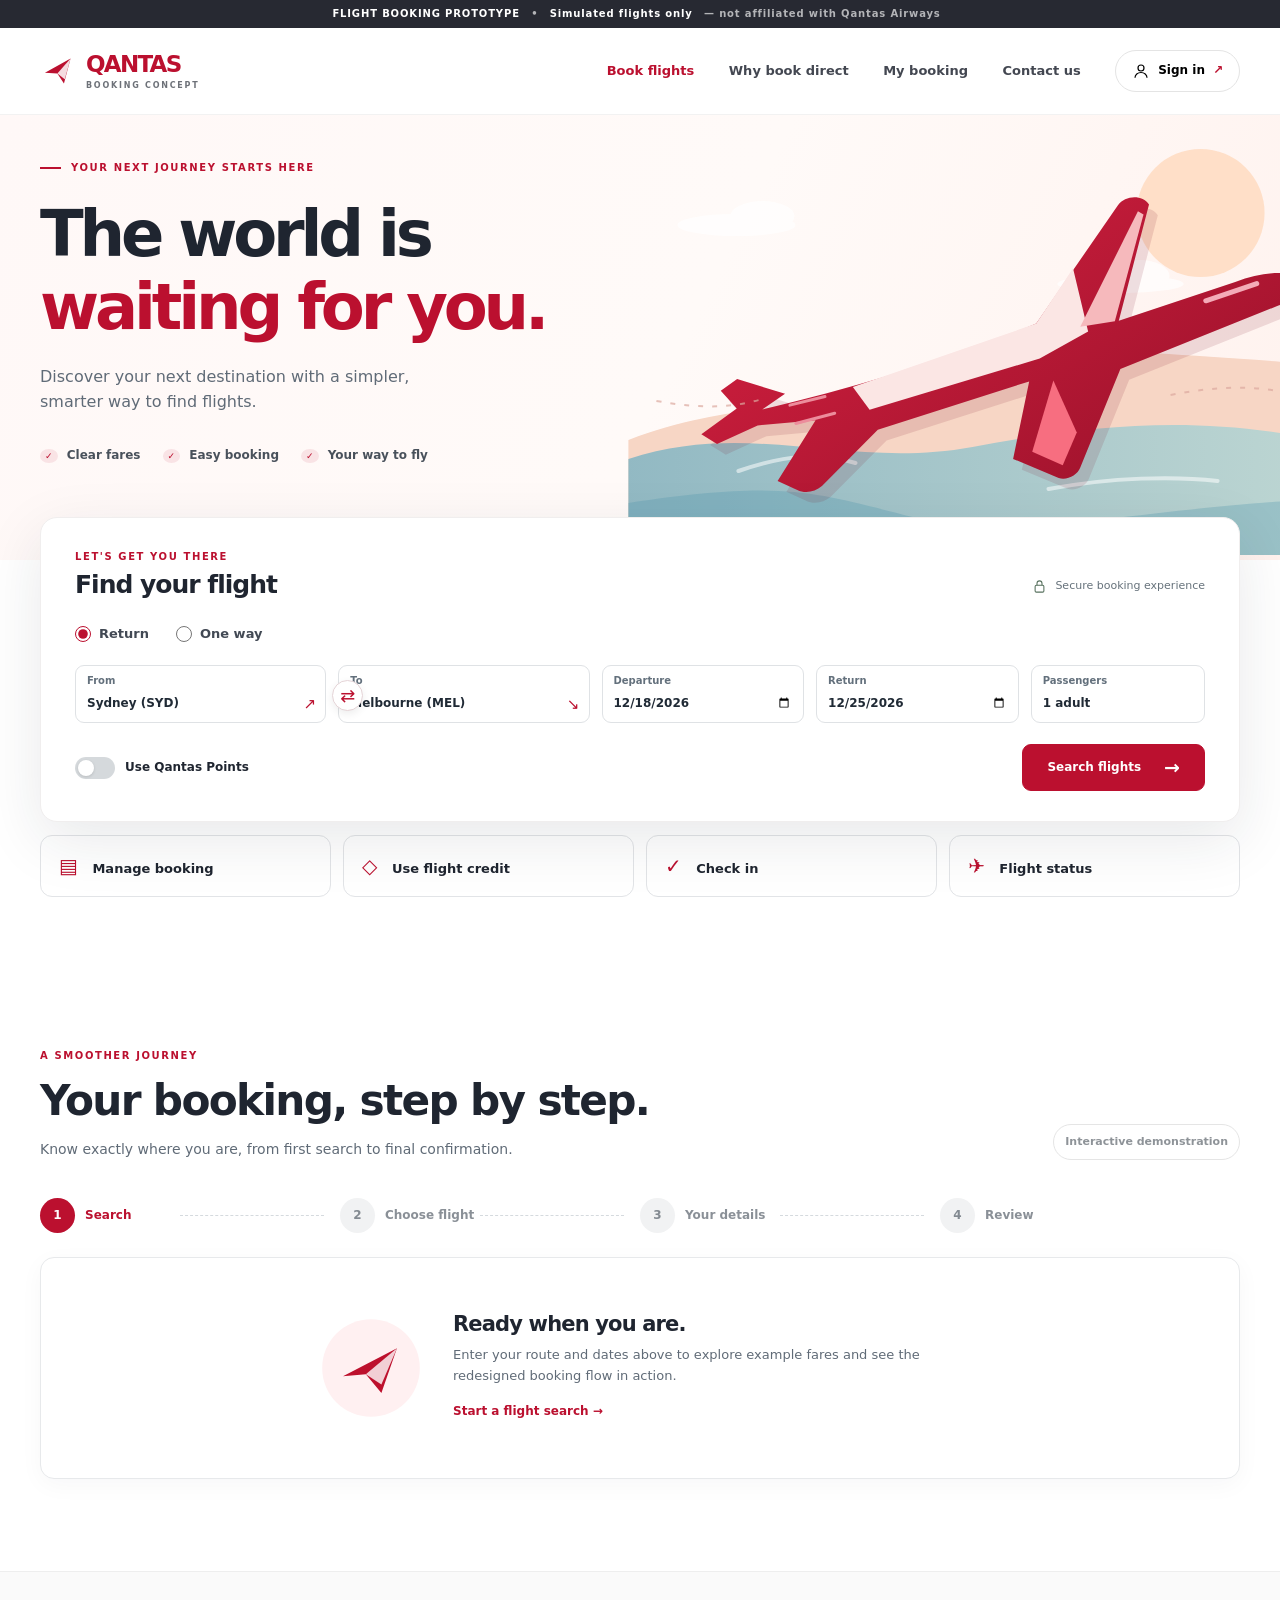
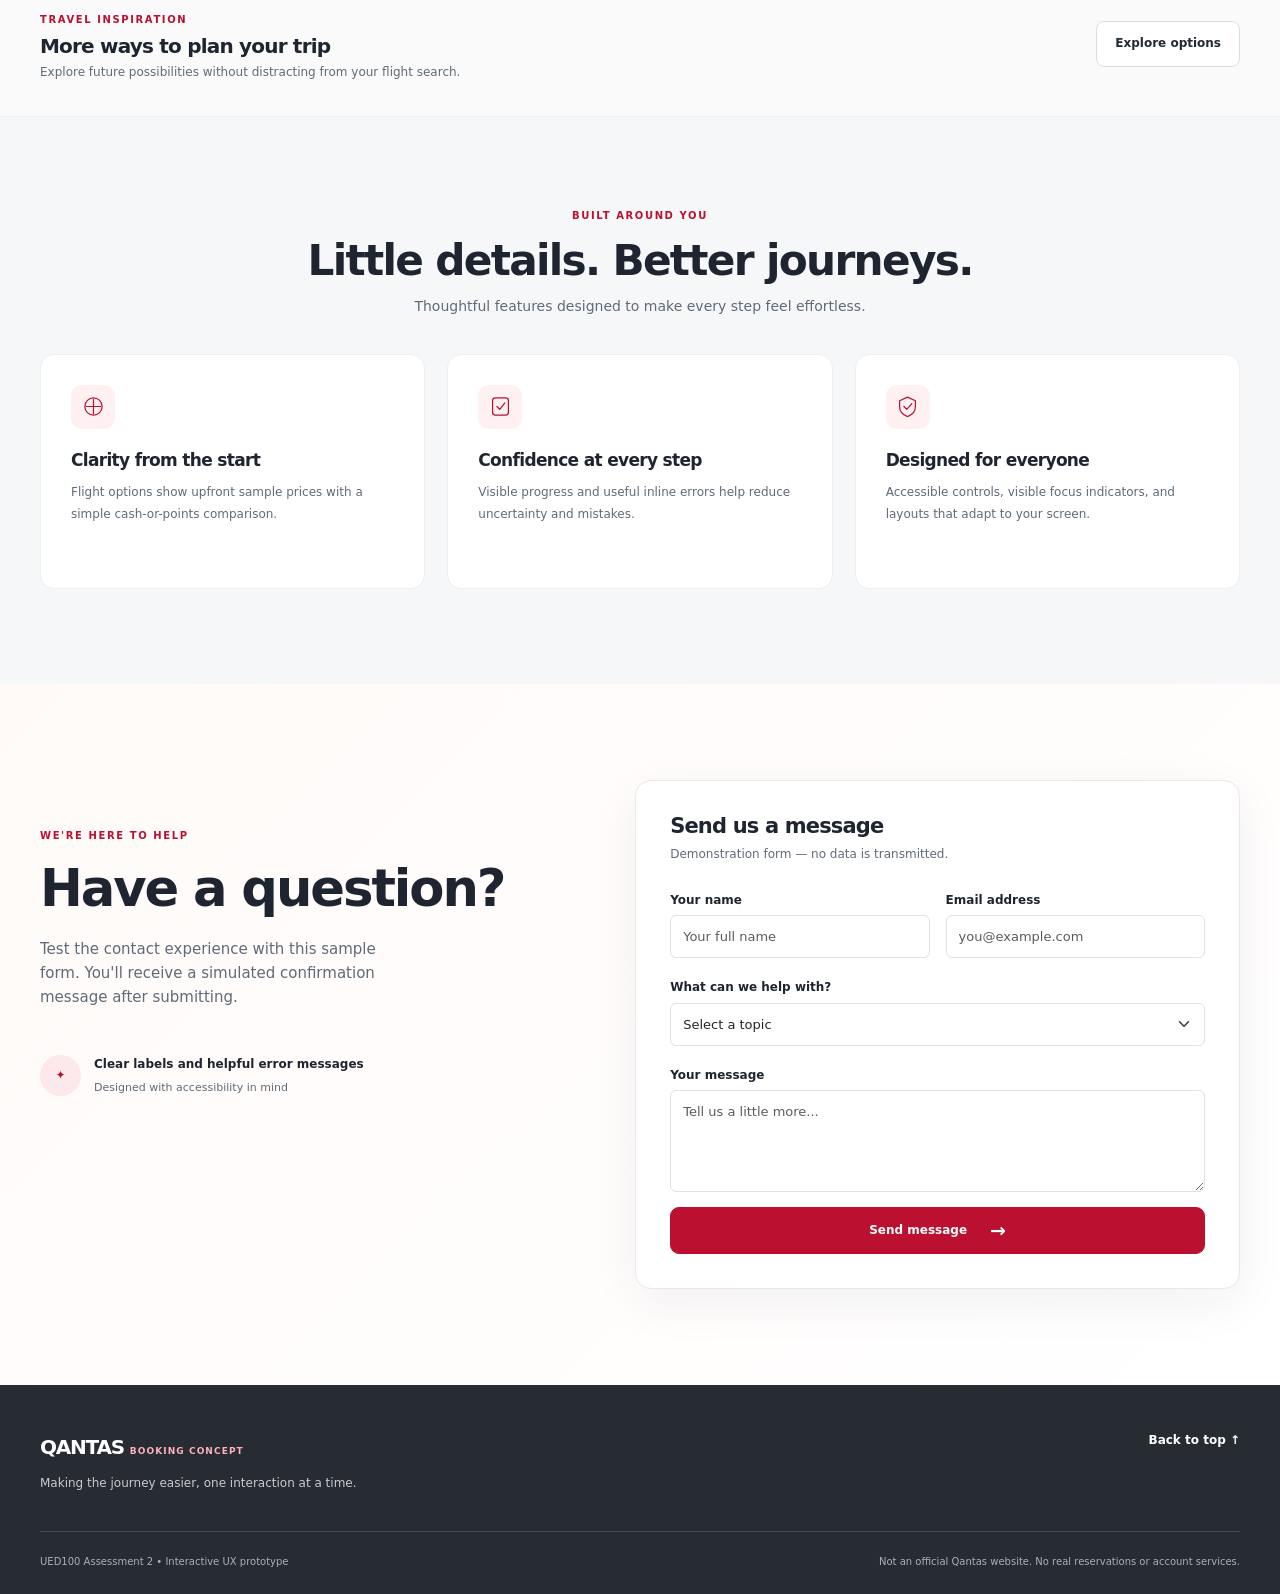
<file: index.html>
<!-- Main document for the interactive flight-booking prototype. -->
<!doctype html>
<html lang="en-AU">
<head>
  <meta charset="utf-8">
  <meta name="viewport" content="width=device-width, initial-scale=1">
  <meta name="description" content="Educational Qantas-inspired flight booking UX prototype for UED100 Assessment 2.">
  <meta name="theme-color" content="#b80c28">
  <title>Flight booking | Qantas-inspired UX concept</title>
  <!-- Load Bootstrap for layout utilities, then apply prototype-specific styles and behavior. -->
  <link rel="preconnect" href="https://cdn.jsdelivr.net" crossorigin>
  <link href="https://cdn.jsdelivr.net/npm/bootstrap@5.3.3/dist/css/bootstrap.min.css" rel="stylesheet" integrity="sha384-QWTKZyjpPEjISv5WaRU9OFeRpok6YctnYmDr5pNlyT2bRjXh0JMhjY6hW+ALEwIH" crossorigin="anonymous">
  <link href="css/styles.css" rel="stylesheet">
  <script src="js/app.js" defer></script>
</head>
<body>
  <!-- Persistent prototype disclaimer and primary site navigation. -->
  <a class="skip-link" href="#main">Skip to main content</a>
  <div class="demo-banner" role="note">FLIGHT BOOKING PROTOTYPE <span aria-hidden="true">•</span> Simulated flights only <span class="d-none d-sm-inline">— not affiliated with Qantas Airways</span></div>
  <header class="site-header">
    <div class="container-fluid site-shell">
      <div class="header-inner">
        <a class="brand" href="#home" aria-label="Qantas inspired prototype, home">
          <span class="brand-symbol" aria-hidden="true"><svg viewBox="0 0 46 46" width="38" height="38"><path d="M6 25 37 8l-8 30-8-12-15-1Z" fill="currentColor"/><path d="m21 26 16-18-7 25" fill="#fff" opacity=".85"/></svg></span>
          <span class="brand-text"><strong>QANTAS</strong><small>BOOKING CONCEPT</small></span>
        </a>
        <button id="menuToggle" class="menu-toggle" type="button" aria-label="Open navigation" aria-expanded="false" aria-controls="primaryNav"><span></span><span></span><span></span></button>
        <nav class="primary-nav" id="primaryNav" aria-label="Main navigation">
          <a href="#home" aria-current="page">Book flights</a>
          <a href="#benefits">Why book direct</a>
          <a href="#booking-section">My booking</a>
          <a href="#contact">Contact us</a>
          <button type="button" class="nav-signin" id="signInBtn"><svg viewBox="0 0 24 24" aria-hidden="true"><circle cx="12" cy="8" r="4"/><path d="M4 21c0-4 3.6-7 8-7s8 3 8 7"/></svg> Sign in <span class="nav-signin-arrow" aria-hidden="true">↗</span></button>
        </nav>
      </div>
    </div>
  </header>

  <!-- Main page content: introduction, flight search, booking flow, and supporting information. -->
  <main id="main">
    <!-- Introductory hero section. -->
    <section id="home" class="hero" aria-labelledby="hero-title">
      <div class="container-fluid site-shell">
        <div class="hero-layout">
          <div class="hero-copy">
            <div class="eyebrow"><span class="eyebrow-line"></span> YOUR NEXT JOURNEY STARTS HERE</div>
            <h1 id="hero-title">The world is<br><em>waiting for you.</em></h1>
            <p>Discover your next destination with a simpler, smarter way to find flights.</p>
            <div class="hero-points"><span><span class="check-dot" aria-hidden="true">✓</span> Clear fares</span><span><span class="check-dot" aria-hidden="true">✓</span> Easy booking</span><span><span class="check-dot" aria-hidden="true">✓</span> Your way to fly</span></div>
          </div>
          <div class="hero-art" aria-hidden="true"><img src="assets/hero-flight.svg" width="680" height="440" alt="" fetchpriority="high"></div>
        </div>
      </div>
    </section>

    <!-- Flight search form; app.js validates these fields and populates example results. -->
    <section class="search-overlap" aria-labelledby="search-heading">
      <div class="container-fluid site-shell">
        <div class="search-card">
          <div class="search-card-top"><div><div class="small-red-label">LET'S GET YOU THERE</div><h2 id="search-heading">Find your flight</h2></div><span class="search-secure"><svg viewBox="0 0 24 24" aria-hidden="true"><rect x="5" y="10" width="14" height="11" rx="2"/><path d="M8 10V7a4 4 0 0 1 8 0v3"/></svg> Secure booking experience</span></div>
          <form id="flightForm" novalidate>
            <fieldset class="trip-type"><legend class="visually-hidden">Trip type</legend>
              <label class="trip-option"><input type="radio" name="tripType" value="return" checked><span>Return</span></label>
              <label class="trip-option"><input type="radio" name="tripType" value="oneway"><span>One way</span></label>
            </fieldset>
            <div class="flight-fields">
              <div class="field-wrap airport-field"><label for="origin">From</label><select class="flight-input" id="origin" required><option value="SYD">Sydney (SYD)</option><option value="MEL">Melbourne (MEL)</option><option value="BNE">Brisbane (BNE)</option><option value="PER">Perth (PER)</option><option value="ADL">Adelaide (ADL)</option><option value="AKL">Auckland (AKL)</option></select><span class="field-icon" aria-hidden="true">↗</span></div>
              <button type="button" id="swapAirports" class="swap-button" aria-label="Swap departure and destination airports" title="Swap airports">⇄</button>
              <div class="field-wrap airport-field"><label for="destination">To</label><select class="flight-input" id="destination" required><option value="MEL">Melbourne (MEL)</option><option value="SYD">Sydney (SYD)</option><option value="BNE">Brisbane (BNE)</option><option value="PER">Perth (PER)</option><option value="ADL">Adelaide (ADL)</option><option value="AKL">Auckland (AKL)</option></select><span class="field-icon" aria-hidden="true">↘</span></div>
              <div class="field-wrap"><label for="departDate">Departure</label><input class="flight-input" id="departDate" type="date" required></div>
              <div class="field-wrap" id="returnDateWrap"><label for="returnDate">Return</label><input class="flight-input" id="returnDate" type="date" required></div>
              <div class="field-wrap passenger-field"><label for="passengers">Passengers</label><select class="flight-input" id="passengers"><option value="1">1 adult</option><option value="2">2 adults</option><option value="3">3 adults</option><option value="4">4 adults</option><option value="5">5 adults</option><option value="6">6 adults</option></select></div>
            </div>
            <div class="search-bottom"><label class="points-toggle"><input type="checkbox" id="pointsMode"><span class="toggle-track" aria-hidden="true"></span> <span>Use Qantas Points</span></label><button class="primary-button" type="submit" id="searchButton">Search flights <span aria-hidden="true">→</span></button></div>
            <p id="formError" class="form-error" role="alert" hidden></p>
          </form>
        </div>
      </div>
    </section>

  <!-- Shortcuts for common travel tasks. -->
    <section class="quick-actions" aria-label="Common travel tasks">
      <div class="container-fluid site-shell">
        <div class="quick-action-grid">
          <button type="button" data-task="Manage booking"><span aria-hidden="true">▤</span> Manage booking</button>
          <button type="button" data-task="Use flight credit"><span aria-hidden="true">◇</span> Use flight credit</button>
          <button type="button" data-task="Check in"><span aria-hidden="true">✓</span> Check in</button>
          <button type="button" data-task="Flight status"><span aria-hidden="true">✈</span> Flight status</button>
        </div>
        <p id="taskFeedback" class="task-feedback" role="status" aria-live="polite" hidden></p>
      </div>
    </section>

    <!-- Interactive, multi-step demonstration of the booking journey. -->
    <section class="booking-section" id="booking-section" aria-labelledby="booking-heading">
      <div class="container-fluid site-shell">
        <div class="section-heading-row"><div><span class="section-kicker">A SMOOTHER JOURNEY</span><h2 id="booking-heading">Your booking, step by step.</h2><p>Know exactly where you are, from first search to final confirmation.</p></div><span class="prototype-note">Interactive demonstration</span></div>
        <ol class="progress-steps" id="progressSteps" aria-label="Booking steps"><li class="active" aria-current="step"><span class="step-index">1</span><span>Search</span></li><li><span class="step-index">2</span><span>Choose flight</span></li><li><span class="step-index">3</span><span>Your details</span></li><li><span class="step-index">4</span><span>Review</span></li></ol>
        <div class="booking-panel" id="bookingPanel">
          <div class="booking-empty" id="bookingEmpty"><div class="empty-illustration" aria-hidden="true"><svg viewBox="0 0 104 104"><circle cx="52" cy="52" r="47" fill="#fff0f1"/><path d="M25 60 77 33 62 76 47 58 25 60Z" fill="#bd102d"/><path d="m47 58 30-25-15 35" fill="#fff" opacity=".8"/></svg></div><div><h3>Ready when you are.</h3><p>Enter your route and dates above to explore example fares and see the redesigned booking flow in action.</p><button type="button" class="text-link" id="goSearch">Start a flight search <span aria-hidden="true">→</span></button></div></div>
          <div id="flightResults" hidden><div class="results-heading"><div><span class="small-red-label">STEP 2 OF 4</span><h3 id="resultsTitle">Available flights</h3><p id="resultsSummary"></p></div><span class="fake-data-pill">SAMPLE FARES</span></div><div class="results-tools"><fieldset class="fare-currency"><legend>Display sample fares in</legend><label><input type="radio" name="fareCurrency" value="cash" checked> AUD cash</label><label><input type="radio" name="fareCurrency" value="points"> Qantas Points</label></fieldset><p>Illustrative totals only — not live fares or redemption quotes.</p></div><div id="fareCards" class="fare-grid"></div></div>
          <form id="travellerForm" class="traveller-form" novalidate hidden><span class="small-red-label">STEP 3 OF 4</span><h3>Traveller details</h3><p>Enter example details to continue. Nothing is sent to a server or stored.</p><div class="row g-3"><div class="col-md-6"><label for="firstName">First name</label><input id="firstName" type="text" required maxlength="60" autocomplete="given-name" placeholder="e.g. Alex" class="form-control"></div><div class="col-md-6"><label for="lastName">Last name</label><input id="lastName" type="text" required maxlength="60" autocomplete="family-name" placeholder="e.g. Smith" class="form-control"></div><div class="col-md-6"><label for="email">Email</label><input id="email" type="email" required maxlength="120" autocomplete="email" placeholder="alex@example.com" class="form-control"></div><div class="col-md-6"><label for="phone">Mobile number</label><input id="phone" type="tel" required pattern="[0-9+() -]{8,20}" autocomplete="tel" placeholder="0400 000 000" class="form-control"></div></div><p class="field-help">For privacy, use fictional information when testing this prototype.</p><p id="travellerError" class="form-error" role="alert" hidden></p><div class="form-actions"><button type="button" class="secondary-button" id="backToFares">← Back to flights</button><button class="primary-button" type="submit">Continue to review <span aria-hidden="true">→</span></button></div></form>
          <div id="reviewPanel" hidden><span class="small-red-label">STEP 4 OF 4</span><h3>Review your journey</h3><p>Confirm the details below. This is a demonstration: no ticket or payment will be processed.</p><div class="review-box" id="reviewDetails"></div><div class="form-actions"><button class="secondary-button" type="button" id="backToDetails">← Edit details</button><button class="primary-button" id="confirmDemo" type="button">Complete demo <span aria-hidden="true">✓</span></button></div></div>
          <div id="confirmationPanel" class="confirmation-panel" hidden><span class="confirmation-icon" aria-hidden="true">✓</span><h3>Prototype booking complete!</h3><p>You've completed the improved booking journey. No booking was made or payment taken.</p><button class="secondary-button" type="button" id="startOver">Start a new search</button></div>
        </div>
      </div>
    </section>

    <!-- Supporting promotional and feature sections. -->
    <aside class="promo-strip" aria-label="Travel inspiration">
      <div class="container-fluid site-shell promo-strip-inner"><div><span class="section-kicker">TRAVEL INSPIRATION</span><h2>More ways to plan your trip</h2><p>Explore future possibilities without distracting from your flight search.</p></div><button type="button" id="exploreTravel" class="secondary-button">Explore options</button></div>
    </aside>

    <!-- Highlights the prototype's usability and accessibility benefits. -->
    <section class="benefits-section" id="benefits" aria-labelledby="benefits-heading"><div class="container-fluid site-shell"><div class="benefits-intro"><span class="section-kicker">BUILT AROUND YOU</span><h2 id="benefits-heading">Little details. Better journeys.</h2><p>Thoughtful features designed to make every step feel effortless.</p></div><div class="benefit-grid"><article class="benefit-card"><div class="benefit-icon" aria-hidden="true"><svg viewBox="0 0 32 32"><path d="M6 16h20M16 6v20"/><circle cx="16" cy="16" r="12"/></svg></div><h3>Clarity from the start</h3><p>Flight options show upfront sample prices with a simple cash-or-points comparison.</p></article><article class="benefit-card"><div class="benefit-icon" aria-hidden="true"><svg viewBox="0 0 32 32"><rect x="5" y="4" width="22" height="24" rx="4"/><path d="m11 16 4 4 7-9"/></svg></div><h3>Confidence at every step</h3><p>Visible progress and useful inline errors help reduce uncertainty and mistakes.</p></article><article class="benefit-card"><div class="benefit-icon" aria-hidden="true"><svg viewBox="0 0 32 32"><path d="M16 3 5 8v8c0 8 5 12 11 14 6-2 11-6 11-14V8L16 3Z"/><path d="m11 16 4 4 7-8"/></svg></div><h3>Designed for everyone</h3><p>Accessible controls, visible focus indicators, and layouts that adapt to your screen.</p></article></div></div></section>

    <!-- Simulated contact form; submissions are handled locally by the prototype script. -->
    <section id="contact" class="contact-section" aria-labelledby="contact-heading"><div class="container-fluid site-shell"><div class="contact-layout"><div class="contact-copy"><span class="section-kicker">WE'RE HERE TO HELP</span><h2 id="contact-heading">Have a question?</h2><p>Test the contact experience with this sample form. You'll receive a simulated confirmation message after submitting.</p><div class="contact-detail"><span class="contact-icon" aria-hidden="true">✦</span><span>Clear labels and helpful error messages<br><small>Designed with accessibility in mind</small></span></div></div><form id="contactForm" class="contact-card" novalidate><h3>Send us a message</h3><p class="contact-subtitle">Demonstration form — no data is transmitted.</p><div class="row g-3"><div class="col-md-6"><label for="contactName">Your name</label><input class="form-control" id="contactName" type="text" maxlength="80" required placeholder="Your full name"></div><div class="col-md-6"><label for="contactEmail">Email address</label><input class="form-control" id="contactEmail" type="email" maxlength="120" required placeholder="you@example.com"></div><div class="col-12"><label for="contactTopic">What can we help with?</label><select class="form-select" id="contactTopic" required><option value="">Select a topic</option><option>Flight booking</option><option>Qantas Points</option><option>Website accessibility</option><option>Other enquiry</option></select></div><div class="col-12"><label for="contactMessage">Your message</label><textarea class="form-control" id="contactMessage" rows="4" minlength="10" maxlength="1000" required placeholder="Tell us a little more..."></textarea></div></div><p id="contactFeedback" class="contact-feedback" role="status" aria-live="polite"></p><button type="submit" class="primary-button">Send message <span aria-hidden="true">→</span></button></form></div></div></section>
  </main>
  <!-- Footer with prototype attribution and the non-affiliation notice. -->
  <footer class="footer"><div class="container-fluid site-shell"><div class="footer-main"><div><strong>QANTAS <span>BOOKING CONCEPT</span></strong><p>Making the journey easier, one interaction at a time.</p></div><a href="#home">Back to top ↑</a></div><div class="footer-bottom"><span>UED100 Assessment 2 • Interactive UX prototype</span><span>Not an official Qantas website. No real reservations or account services.</span></div></div></footer>
  <!-- Accessible transient notice and toast containers used by app.js. -->
  <div id="sessionNotice" class="session-notice" role="alertdialog" aria-modal="false" aria-labelledby="sessionTitle" aria-describedby="sessionMessage" hidden><div><strong id="sessionTitle">Still planning your trip?</strong><p id="sessionMessage">Your demonstration session is about to expire. Continue to keep your progress.</p></div><button id="extendSession" class="secondary-button" type="button">Keep going</button></div>
  <div id="toast" class="toast-message" role="status" aria-live="polite" hidden></div>
</body>
</html>
</file>
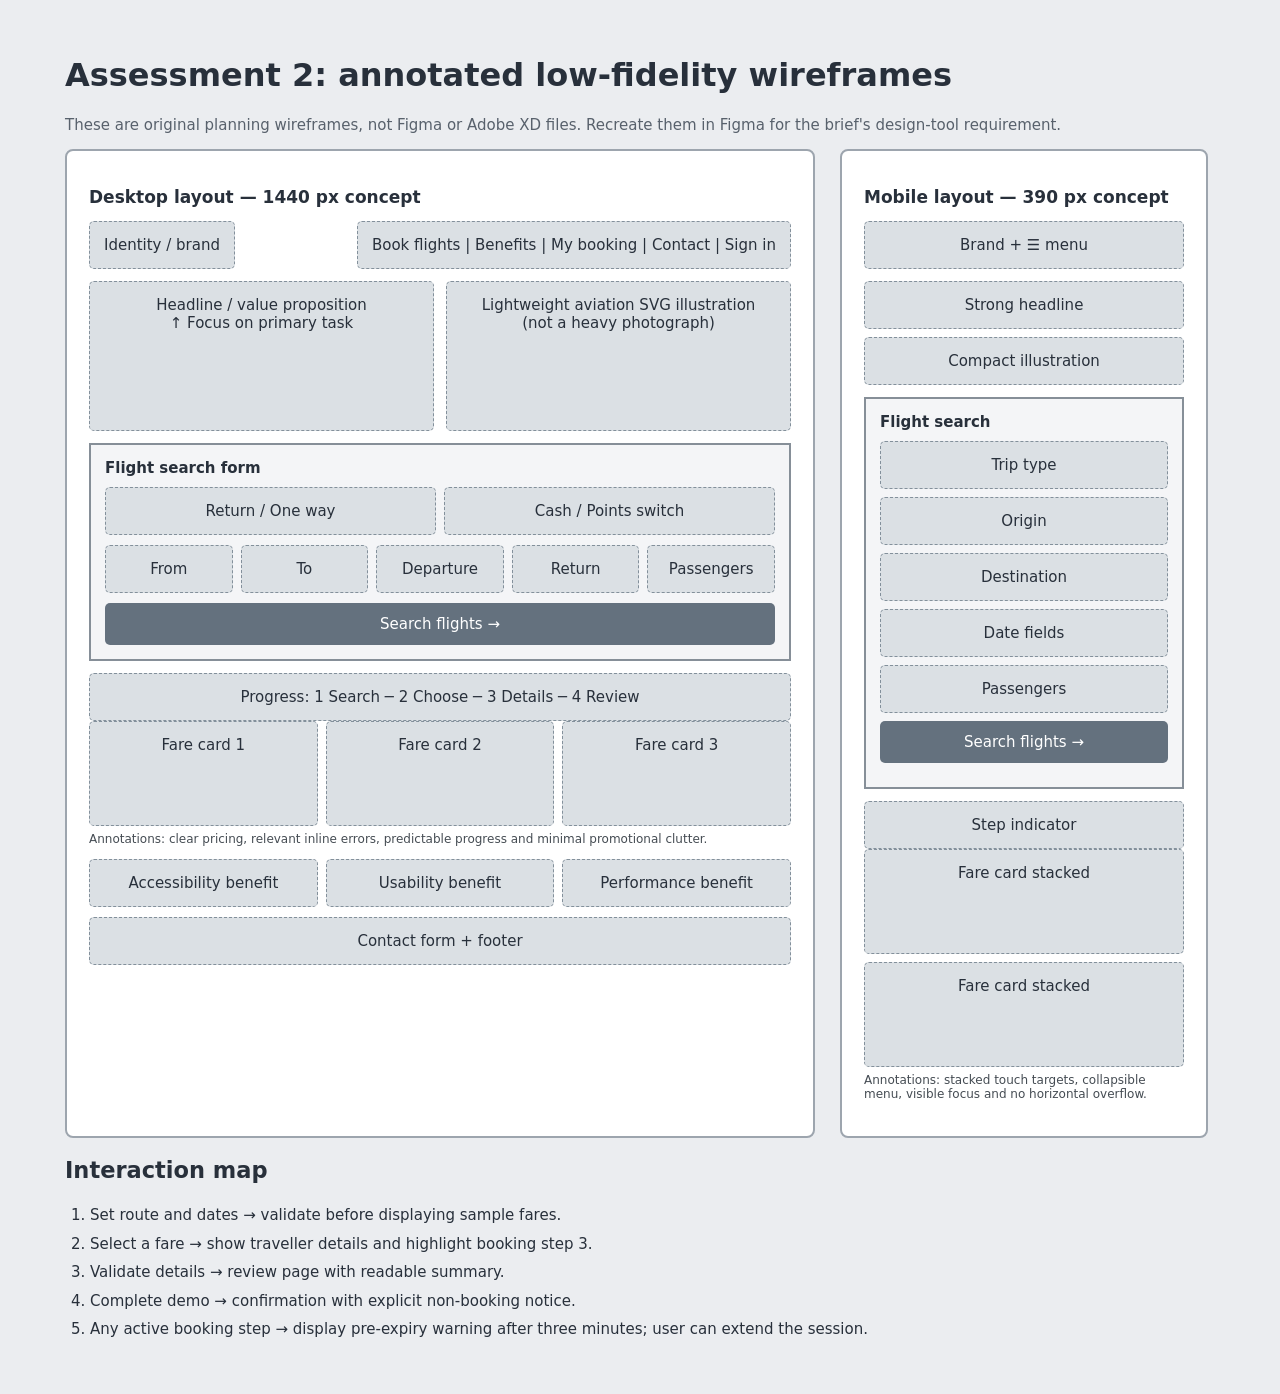
<file: wireframes/wireframes.html>
<!doctype html><html lang="en-AU"><head><meta charset="UTF-8"><meta name="viewport" content="width=device-width,initial-scale=1"><title>Qantas-inspired prototype: annotated wireframes</title><style>body{background:#ebedf0;font:15px system-ui,sans-serif;color:#28303b;margin:0;padding:35px}main{max-width:1150px;margin:auto}h1{font-size:32px}p{color:#58616c}.frames{display:grid;grid-template-columns:2fr 1fr;gap:25px}.frame{background:#fff;padding:22px;border:2px solid #9da5ae;border-radius:8px}.frame h2{font-size:17px}.block{background:#dbe0e4;border:1px dashed #83909b;padding:14px;text-align:center;border-radius:5px}.header{display:flex;justify-content:space-between;gap:12px;margin-bottom:12px}.hero{min-height:150px;display:grid;grid-template-columns:1fr 1fr;gap:12px}.form{background:#f4f5f7;border:2px solid #868f98;padding:14px;margin:12px 0}.row{display:flex;gap:8px;margin:10px 0}.row>*{flex:1}.button{background:#64717e;color:#fff;padding:12px;text-align:center;border-radius:5px}.cards{display:grid;grid-template-columns:repeat(3,1fr);gap:8px}.card{height:75px}.mobile .header{display:block}.mobile .hero{display:block;min-height:0}.mobile .hero .block{margin:8px 0}.mobile .row{flex-direction:column}.mobile .cards{grid-template-columns:1fr}.mobile .frame{max-width:320px}.note{font-size:12px;color:#454c53;margin:6px 0 13px}ol{padding-left:25px;line-height:1.9}@media(max-width:730px){.frames{grid-template-columns:1fr}body{padding:15px}.cards{grid-template-columns:1fr}}</style></head><body><main><h1>Assessment 2: annotated low-fidelity wireframes</h1><p>These are original planning wireframes, not Figma or Adobe XD files. Recreate them in Figma for the brief's design-tool requirement.</p><div class="frames"><section class="frame"><h2>Desktop layout — 1440 px concept</h2><div class="header"><div class="block">Identity / brand</div><div class="block">Book flights | Benefits | My booking | Contact | Sign in</div></div><div class="hero"><div class="block">Headline / value proposition<br>↑ Focus on primary task</div><div class="block">Lightweight aviation SVG illustration<br>(not a heavy photograph)</div></div><div class="form"><strong>Flight search form</strong><div class="row"><div class="block">Return / One way</div><div class="block">Cash / Points switch</div></div><div class="row"><div class="block">From</div><div class="block">To</div><div class="block">Departure</div><div class="block">Return</div><div class="block">Passengers</div></div><div class="button">Search flights →</div></div><div class="block">Progress: 1 Search ─ 2 Choose ─ 3 Details ─ 4 Review</div><div class="cards"><div class="block card">Fare card 1</div><div class="block card">Fare card 2</div><div class="block card">Fare card 3</div></div><p class="note">Annotations: clear pricing, relevant inline errors, predictable progress and minimal promotional clutter.</p><div class="row"><div class="block">Accessibility benefit</div><div class="block">Usability benefit</div><div class="block">Performance benefit</div></div><div class="block">Contact form + footer</div></section><section class="mobile"><div class="frame"><h2>Mobile layout — 390 px concept</h2><div class="header"><div class="block">Brand + ☰ menu</div></div><div class="hero"><div class="block">Strong headline</div><div class="block">Compact illustration</div></div><div class="form"><strong>Flight search</strong><div class="row"><div class="block">Trip type</div><div class="block">Origin</div><div class="block">Destination</div><div class="block">Date fields</div><div class="block">Passengers</div><div class="button">Search flights →</div></div></div><div class="block">Step indicator</div><div class="cards"><div class="block card">Fare card stacked</div><div class="block card">Fare card stacked</div></div><p class="note">Annotations: stacked touch targets, collapsible menu, visible focus and no horizontal overflow.</p></div></section></div><h2>Interaction map</h2><ol><li>Set route and dates → validate before displaying sample fares.</li><li>Select a fare → show traveller details and highlight booking step 3.</li><li>Validate details → review page with readable summary.</li><li>Complete demo → confirmation with explicit non-booking notice.</li><li>Any active booking step → display pre-expiry warning after three minutes; user can extend the session.</li></ol></main></body></html>
</file>
<file: css/styles.css>
/* UED100 — original educational Qantas-inspired design. Mobile-first, accessible UI. */
:root{--red:#bb102f;--red-dark:#8e0b25;--ink:#1f2530;--muted:#606b77;--line:#e6e8eb;--light:#f6f7f8;--offwhite:#fffbf9;--shadow:0 18px 60px rgba(30,36,48,.10);--round:17px;--shell:1260px}
*{box-sizing:border-box}html{scroll-behavior:smooth;scroll-padding-top:88px}body{margin:0;color:var(--ink);font-family:Inter,ui-sans-serif,system-ui,-apple-system,BlinkMacSystemFont,"Segoe UI",sans-serif;font-size:15px;line-height:1.6}button,input,select,textarea{font:inherit}button{cursor:pointer}a{color:inherit;text-decoration:none}a:hover{color:var(--red)}svg{max-width:100%}h1,h2,h3,p{margin-top:0}h1,h2,h3{line-height:1.14;letter-spacing:-.04em}h2{font-size:clamp(1.85rem,3.3vw,2.65rem);font-weight:790}h3{font-weight:760}p{color:var(--muted)}:focus-visible{outline:3px solid #1558af!important;outline-offset:3px!important}.site-shell{max-width:calc(var(--shell) + 80px);padding-inline:clamp(20px,4vw,40px)}.skip-link{position:absolute;top:-70px;left:15px;z-index:100;background:#fff;color:#111;padding:12px 18px}.skip-link:focus{top:8px}.demo-banner{background:#272932;color:#fff;text-align:center;padding:6px 12px;font-size:10px;font-weight:700;letter-spacing:.085em}.demo-banner span{padding:0 7px;opacity:.65}.site-header{background:#fff;position:relative;z-index:20;border-bottom:1px solid #f2f2f2}.header-inner{height:86px;display:flex;align-items:center;justify-content:space-between;gap:20px}.brand{display:flex;align-items:center;gap:8px;color:var(--red)!important}.brand-symbol{display:flex}.brand-text{display:flex;flex-direction:column;line-height:1}.brand-text strong{font-size:23px;letter-spacing:-.075em;font-weight:890}.brand-text small{font-size:8px;letter-spacing:.22em;color:#6d7178;margin-top:6px;font-weight:800}.primary-nav{display:flex;align-items:center;gap:clamp(18px,2.7vw,43px)}.primary-nav>a{font-size:13px;font-weight:680;color:#434751}.primary-nav>a:hover,.primary-nav>a[aria-current=page]{color:var(--red)}.nav-signin{border:1px solid #e4e4e4;border-radius:60px;background:white;padding:10px 16px;display:flex;gap:8px;align-items:center;font-weight:750;font-size:12px}.nav-signin svg{width:18px;height:18px;fill:none;stroke:currentColor;stroke-width:1.6}.nav-signin-arrow{color:var(--red)}.menu-toggle{display:none}
.hero{background:linear-gradient(116deg,#fff8f7 0%,#fffaf8 53%,#fff2ee 100%);overflow:hidden}.hero-layout{min-height:410px;display:grid;grid-template-columns:1fr 1.05fr;align-items:center;position:relative}.hero-copy{position:relative;z-index:1;padding-bottom:50px}.eyebrow,.section-kicker,.small-red-label{font-size:10px;font-weight:850;letter-spacing:.16em;color:var(--red)}.eyebrow{display:flex;align-items:center;gap:10px}.eyebrow-line{width:21px;height:2px;background:var(--red)}.hero h1{font-size:clamp(2.8rem,5vw,4.7rem);letter-spacing:-.065em;margin:22px 0 20px;font-weight:830}.hero h1 em{color:var(--red);font-style:normal}.hero-copy>p{font-size:16px;max-width:430px}.hero-points{display:flex;flex-wrap:wrap;gap:22px;margin-top:31px;font-size:12px;font-weight:700;color:#49515b}.check-dot{background:#f9e3e5;color:var(--red);border-radius:100%;padding:2px 5px;font-size:9px;margin-right:5px}.hero-art{align-self:end;position:relative;margin-right:-15%;margin-bottom:5px}.hero-art img{width:100%;max-width:750px;display:block}
.search-overlap{position:relative;margin-top:-43px;z-index:3}.search-card{background:#fff;border:1px solid #f0eeee;border-radius:var(--round);box-shadow:var(--shadow);padding:31px 34px 30px}.search-card-top{display:flex;align-items:center;justify-content:space-between;gap:15px}.search-card h2{font-size:25px;margin:6px 0 24px}.search-secure{display:flex;gap:8px;align-items:center;color:#66727b;font-size:11px}.search-secure svg{width:15px;height:15px;stroke:#57715e;fill:none;stroke-width:1.7}.trip-type{display:flex;align-items:center;gap:27px;border:0;padding:0;margin:0 0 21px}.trip-option{display:inline-flex;align-items:center;gap:8px;cursor:pointer;color:#424954;font-size:13px;font-weight:650}.trip-option input{accent-color:var(--red);width:16px;height:16px}.flight-fields{display:grid;grid-template-columns:1.24fr 1.24fr 1fr 1fr .86fr;gap:12px;position:relative}.field-wrap{min-width:0;border:1px solid #dfe2e5;border-radius:9px;position:relative;display:flex;flex-direction:column;padding:7px 11px 5px;background:white}.field-wrap:focus-within{border-color:#346eb1;box-shadow:0 0 0 2px #e5f0fc}.field-wrap label{color:#63707c;font-size:10px;font-weight:700}.flight-input{background:transparent;outline:0;border:0;min-width:0;width:100%;height:28px;color:#202a35;font-weight:750;font-size:12px;padding:0;appearance:none}.flight-input[type=date]{appearance:auto;font-weight:650}.field-icon{position:absolute;right:9px;top:26px;color:var(--red);pointer-events:none}.swap-button{position:absolute;z-index:2;top:15px;left:calc((100% - 48px)*1.24/5.34 + 6px);width:31px;height:31px;border:1px solid #e5d4d7;background:white;border-radius:50%;color:var(--red);font-size:18px;line-height:1;box-shadow:0 3px 9px #00000012}.search-bottom{display:flex;justify-content:space-between;align-items:center;gap:18px;margin-top:21px}.points-toggle{display:flex;gap:10px;align-items:center;font-size:12px;font-weight:700;cursor:pointer}.points-toggle input{position:absolute;opacity:0;width:1px;height:1px}.toggle-track{height:22px;width:40px;border-radius:20px;background:#d5d9dc;display:inline-flex;align-items:center;padding:3px;transition:background .2s}.toggle-track:after{content:"";height:16px;width:16px;border-radius:50%;background:white;box-shadow:0 1px 3px #0002;transition:transform .2s}.points-toggle input:checked+.toggle-track{background:var(--red)}.points-toggle input:checked+.toggle-track:after{transform:translateX(18px)}.points-toggle input:focus-visible+.toggle-track{outline:3px solid #1558af;outline-offset:3px}.primary-button{border:1px solid var(--red);border-radius:9px;background:var(--red);color:#fff;padding:13px 24px;font-size:12px;font-weight:800;display:inline-flex;gap:23px;align-items:center;justify-content:center;transition:background .2s,transform .2s}.primary-button:hover{background:var(--red-dark);color:#fff;transform:translateY(-1px)}.primary-button span{font-size:19px;line-height:1}.secondary-button{border:1px solid #d8dce0;border-radius:8px;background:#fff;color:#202b36;font-weight:750;font-size:12px;padding:12px 18px}.secondary-button:hover{border-color:var(--red);color:var(--red)}.form-error{background:#fff1f0;border-left:3px solid #b71f2a;color:#8e1224;font-size:12px;padding:9px 12px;margin:13px 0 0;border-radius:4px}.field-help{font-size:12px;margin:14px 0 0}
.booking-section{padding:93px 0 92px;background:#fff}.section-heading-row{display:flex;justify-content:space-between;align-items:end;gap:20px}.section-heading-row h2{margin:11px 0 12px}.section-heading-row p{margin:0;font-size:14px}.prototype-note{font-size:11px;font-weight:730;color:#8e9398;border:1px solid #e5e5e5;padding:8px 11px;border-radius:20px;white-space:nowrap}.progress-steps{list-style:none;display:grid;grid-template-columns:repeat(4,1fr);padding:0;margin:38px 0 24px}.progress-steps li{display:flex;align-items:center;gap:10px;font-weight:730;font-size:12px;color:#8a9097;position:relative}.progress-steps li:not(:last-child):after{content:"";position:absolute;right:16px;left:140px;top:17px;border-top:1px dashed #d5dade}.step-index{display:grid;place-items:center;height:35px;width:35px;border-radius:50%;background:#f1f2f3;color:#838a91;font-size:12px}.progress-steps li.active{color:var(--red)}.progress-steps li.active .step-index{background:var(--red);color:white}.progress-steps li.done{color:#476653}.progress-steps li.done .step-index{background:#e7f4e9;color:#267c48}.booking-panel{border:1px solid #e7e9eb;border-radius:14px;background:#fff;min-height:222px;padding:32px 40px;box-shadow:0 6px 25px rgba(27,35,44,.035)}.booking-empty{display:flex;justify-content:center;gap:28px;align-items:center;max-width:690px;margin:0 auto;min-height:155px}.empty-illustration{width:108px;flex:0 0 108px}.booking-empty h3{font-size:21px;margin-bottom:8px}.booking-empty p{font-size:13px;max-width:510px;margin-bottom:11px}.text-link{border:0;background:transparent;color:var(--red);font-size:12px;font-weight:800;padding:0}.results-heading{display:flex;justify-content:space-between;align-items:center;gap:12px}.results-heading h3{font-size:23px;margin:9px 0 5px}.results-heading p{font-size:12px}.fake-data-pill{background:#fff0f2;color:#a51936;font-weight:850;font-size:9px;letter-spacing:.12em;border-radius:30px;padding:8px 11px}.fare-grid{display:grid;grid-template-columns:repeat(3,1fr);gap:14px;margin-top:17px}.fare-card{border:1px solid #e1e5e8;border-radius:12px;padding:20px;display:flex;flex-direction:column;gap:9px}.fare-card:hover{border-color:#d997a5}.fare-tag{font-size:10px;letter-spacing:.12em;font-weight:850;color:var(--red)}.fare-route{display:flex;align-items:center;gap:7px;font-size:19px;font-weight:850}.fare-route span{font-size:12px;color:#8c969f}.fare-price{font-size:22px;letter-spacing:-.04em;font-weight:850}.fare-price small{display:block;color:#6b7680;font-size:10px;letter-spacing:0;font-weight:550}.fare-card p{font-size:11px;margin:0}.fare-card button{margin-top:auto;width:100%}.traveller-form h3,#reviewPanel h3{font-size:24px;margin:10px 0}.traveller-form>p,#reviewPanel>p{font-size:13px}.traveller-form label,.contact-card label{font-size:12px;font-weight:760;margin-bottom:5px}.form-control,.form-select{font-size:13px;padding:11px 12px}.form-control:focus,.form-select:focus{border-color:#be4160;box-shadow:0 0 0 .2rem rgba(187,16,47,.12)}.form-actions{display:flex;gap:12px;justify-content:flex-end;margin-top:24px}.review-box{background:#f8f9fa;border-radius:10px;padding:20px;display:grid;gap:11px}.review-row{display:flex;justify-content:space-between;gap:15px;padding-bottom:9px;border-bottom:1px solid #e4e6e8;font-size:13px}.review-row:last-child{border:0;padding:0}.review-row span{color:#65707a}.confirmation-panel{text-align:center;padding:20px}.confirmation-icon{display:grid;place-items:center;background:#e5f6ed;color:#267d49;width:55px;height:55px;border-radius:50%;font-size:24px;margin:0 auto 18px}.confirmation-panel p{font-size:13px}
.benefits-section{padding:85px 0 95px;background:var(--light)}.benefits-intro{text-align:center}.benefits-intro h2{margin:11px 0 10px}.benefits-intro p{font-size:14px}.benefit-grid{display:grid;grid-template-columns:repeat(3,1fr);gap:22px;margin-top:36px}.benefit-card{background:#fff;padding:30px;border:1px solid #eff0f0;border-radius:14px;min-height:235px}.benefit-icon{height:44px;width:44px;border-radius:11px;background:#fff0f1;display:grid;place-items:center;color:var(--red);margin-bottom:22px}.benefit-icon svg{height:23px;width:23px;stroke:currentColor;fill:none;stroke-width:1.7;stroke-linecap:round;stroke-linejoin:round}.benefit-card h3{font-size:17px;margin-bottom:12px}.benefit-card p{font-size:12px;line-height:1.8;margin:0}.contact-section{padding:96px 0;background:linear-gradient(135deg,#fffaf8,#fff)}.contact-layout{display:grid;grid-template-columns:.88fr 1.12fr;gap:10%;align-items:start}.contact-copy{padding-top:42px}.contact-copy h2{font-size:clamp(2.4rem,4vw,3.7rem);margin:13px 0 20px}.contact-copy>p{max-width:360px;font-size:15px}.contact-detail{display:flex;align-items:center;gap:13px;margin-top:44px;font-size:12px;font-weight:770;line-height:1.9}.contact-detail small{font-size:11px;color:var(--muted);font-weight:500}.contact-icon{height:41px;width:41px;border-radius:50%;display:grid;place-items:center;background:#fde8ec;color:var(--red)}.contact-card{padding:34px;background:#fff;border-radius:16px;border:1px solid #ebe8e7;box-shadow:0 14px 50px rgba(32,35,44,.06)}.contact-card h3{font-size:21px;margin-bottom:7px}.contact-subtitle{font-size:12px;margin-bottom:22px}.contact-feedback{font-size:12px;margin:15px 0;color:#2b784d}.contact-feedback.error{color:#a61d31}.contact-card .primary-button{width:100%}.footer{background:#272b32;color:#fff;padding:46px 0 24px}.footer-main{display:flex;justify-content:space-between;align-items:start;gap:20px}.footer-main strong{font-size:20px;letter-spacing:-.06em}.footer-main strong span{font-size:9px;letter-spacing:.12em;font-weight:650;color:#ffb1bc}.footer-main p{font-size:12px;color:#c8cbd0;margin:11px 0 0}.footer-main a{font-size:12px;font-weight:700}.footer-main a:hover{color:white;text-decoration:underline}.footer-bottom{border-top:1px solid #46494f;margin-top:37px;padding-top:22px;display:flex;justify-content:space-between;gap:16px;font-size:10px;color:#abb0b8}.session-notice{position:fixed;z-index:60;bottom:20px;right:20px;left:20px;max-width:480px;margin-left:auto;background:white;box-shadow:0 8px 40px #0003;border-left:4px solid var(--red);border-radius:9px;padding:17px;display:flex;align-items:center;gap:12px}.session-notice[hidden],.toast-message[hidden],[hidden]{display:none!important}.session-notice strong{font-size:13px}.session-notice p{font-size:11px;margin:4px 0 0}.session-notice button{flex-shrink:0}.toast-message{position:fixed;z-index:70;bottom:20px;left:50%;transform:translateX(-50%);background:#282e35;color:#fff;padding:12px 19px;font-size:12px;border-radius:10px;box-shadow:0 9px 30px #0003}
@media(max-width:1100px){.flight-fields{grid-template-columns:repeat(3,1fr)}.swap-button{left:calc(33.333% - 21px)}.field-wrap:nth-of-type(3){grid-column:auto}.hero-layout{min-height:365px}.progress-steps li:not(:last-child):after{left:115px}}@media(max-width:800px){.header-inner{height:70px}.menu-toggle{display:flex;flex-direction:column;justify-content:center;gap:5px;background:transparent;border:0;padding:12px}.menu-toggle span{display:block;width:24px;height:2px;background:var(--ink)}.primary-nav{display:none;position:absolute;top:100%;left:0;right:0;background:white;padding:14px 25px 25px;box-shadow:0 12px 30px #0002;flex-direction:column;align-items:stretch;gap:16px}.primary-nav.is-open{display:flex}.nav-signin{align-self:start}.hero-layout{grid-template-columns:1fr 1fr;min-height:350px}.hero h1{font-size:clamp(2.7rem,5vw,3.5rem)}.hero-art{margin-right:-30%}.hero-points{gap:11px}.search-card{padding:25px}.booking-section{padding:75px 0}.progress-steps li:not(:last-child):after{left:98px;right:9px}.fare-grid{grid-template-columns:1fr}.fare-card{display:grid;grid-template-columns:1fr auto;align-items:center}.fare-card .fare-tag,.fare-card .fare-route,.fare-card p{grid-column:1}.fare-card .fare-price{grid-column:2;grid-row:1/3}.fare-card button{grid-column:2;grid-row:3}.benefit-grid{gap:12px}.benefit-card{padding:23px}.contact-layout{gap:6%}}@media(max-width:620px){.brand-text strong{font-size:21px}.hero-layout{display:block;min-height:445px}.hero-copy{padding:37px 0 0}.hero h1{font-size:3.0rem;margin:14px 0}.hero-copy>p{font-size:13px;max-width:320px}.hero-points{margin-top:16px;font-size:10px}.hero-art{width:85%;margin:-6px -13% 0 auto}.search-overlap{margin-top:-10px}.search-card{padding:22px 18px}.search-card h2{font-size:22px;margin-bottom:17px}.search-secure{display:none}.flight-fields{grid-template-columns:1fr 1fr;gap:10px}.airport-field{grid-column:span 1}.swap-button{left:calc(50% - 17px)}.passenger-field{grid-column:span 2}.flight-input{font-size:12px}.search-bottom{align-items:stretch;flex-direction:column}.search-bottom .primary-button{width:100%}.section-heading-row{display:block}.prototype-note{display:inline-block;margin-top:19px}.progress-steps{gap:5px;margin:25px 0 16px}.progress-steps li{display:flex;flex-direction:column;text-align:center;gap:5px;font-size:9px}.progress-steps li:not(:last-child):after{top:17px;left:calc(50% + 21px);right:calc(-50% + 21px)}.step-index{width:32px;height:32px}.booking-panel{padding:25px 18px}.booking-empty{display:block;text-align:center}.empty-illustration{margin:auto}.booking-empty h3{font-size:20px}.booking-section{padding:72px 0}.fare-card{display:flex}.fare-card .fare-price{font-size:21px}.fare-card button{width:100%}.form-actions{flex-direction:column-reverse}.form-actions button{width:100%}.benefits-section{padding:65px 0}.benefit-grid{grid-template-columns:1fr}.benefit-card{min-height:0}.contact-section{padding:67px 0}.contact-layout{grid-template-columns:1fr;gap:33px}.contact-copy{padding:0}.contact-copy h2{font-size:2.5rem}.contact-detail{margin-top:23px}.contact-card{padding:25px 20px}.footer-bottom,.footer-main{flex-direction:column}.session-notice{flex-direction:column;align-items:stretch}}
@media(prefers-reduced-motion:reduce){html{scroll-behavior:auto}*,*:before,*:after{animation-duration:.01ms!important;transition-duration:.01ms!important}}

/* Assessment 1 marker-feedback updates: real-world navigation patterns, flexible points comparison,
   and smaller, secondary promotions rather than removing them. */
.quick-actions{background:#fff;padding:13px 0 52px}.quick-action-grid{display:grid;grid-template-columns:repeat(4,minmax(0,1fr));gap:12px}.quick-action-grid button{background:#fff;border:1px solid #e2e4e7;border-radius:12px;min-height:62px;text-align:left;padding:12px 18px;color:var(--ink);font-weight:720;font-size:13px}.quick-action-grid button:hover{border-color:var(--red);background:#fff8f9}.quick-action-grid button span{font-size:20px;color:var(--red);margin-right:10px}.task-feedback{background:#f4f6fa;border-left:3px solid #345d9c;color:#293f59;border-radius:5px;padding:12px 15px;margin:14px 0 0;font-size:13px}.results-tools{display:flex;justify-content:space-between;align-items:center;gap:15px;flex-wrap:wrap;margin:12px 0 8px}.results-tools p{font-size:11px;margin:0}.fare-currency{display:flex;align-items:center;flex-wrap:wrap;gap:16px;border:0;padding:0;margin:0}.fare-currency legend{font-weight:800;font-size:12px;float:none;width:auto;margin:0}.fare-currency label{display:inline-flex;gap:6px;align-items:center;font-size:12px;font-weight:650;cursor:pointer}.fare-currency input{accent-color:var(--red)}.promo-strip{padding:34px 0;background:#fafafa;border-top:1px solid #eee;border-bottom:1px solid #eee}.promo-strip-inner{display:flex;align-items:center;justify-content:space-between;gap:22px}.promo-strip h2{font-size:20px;margin:5px 0}.promo-strip p{font-size:12px;margin:0}@media(max-width:620px){.quick-actions{padding-bottom:30px}.quick-action-grid{grid-template-columns:1fr 1fr;gap:8px}.quick-action-grid button{padding:10px;min-height:68px;font-size:11px}.quick-action-grid button span{display:block;margin:0 0 3px}.results-tools{align-items:flex-start}.promo-strip-inner{display:block}.promo-strip-inner button{margin-top:16px}}
</file>
